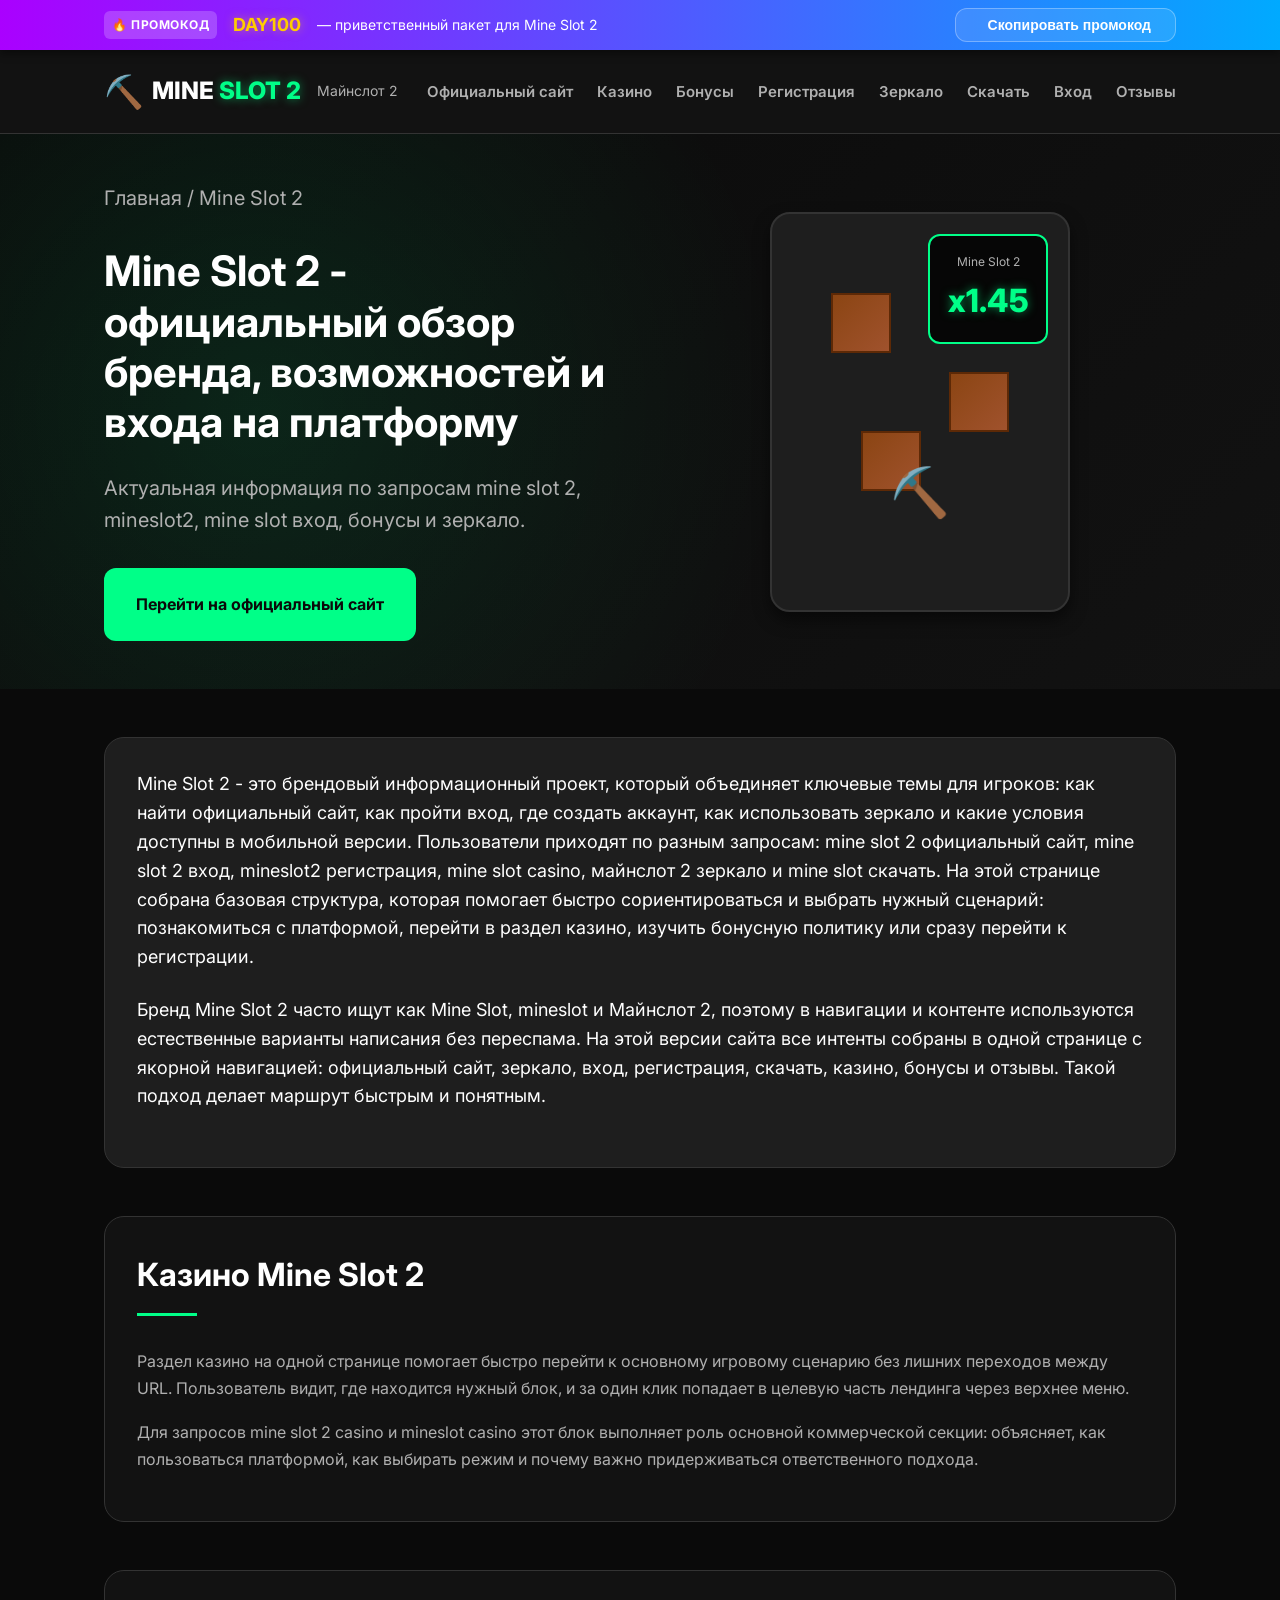
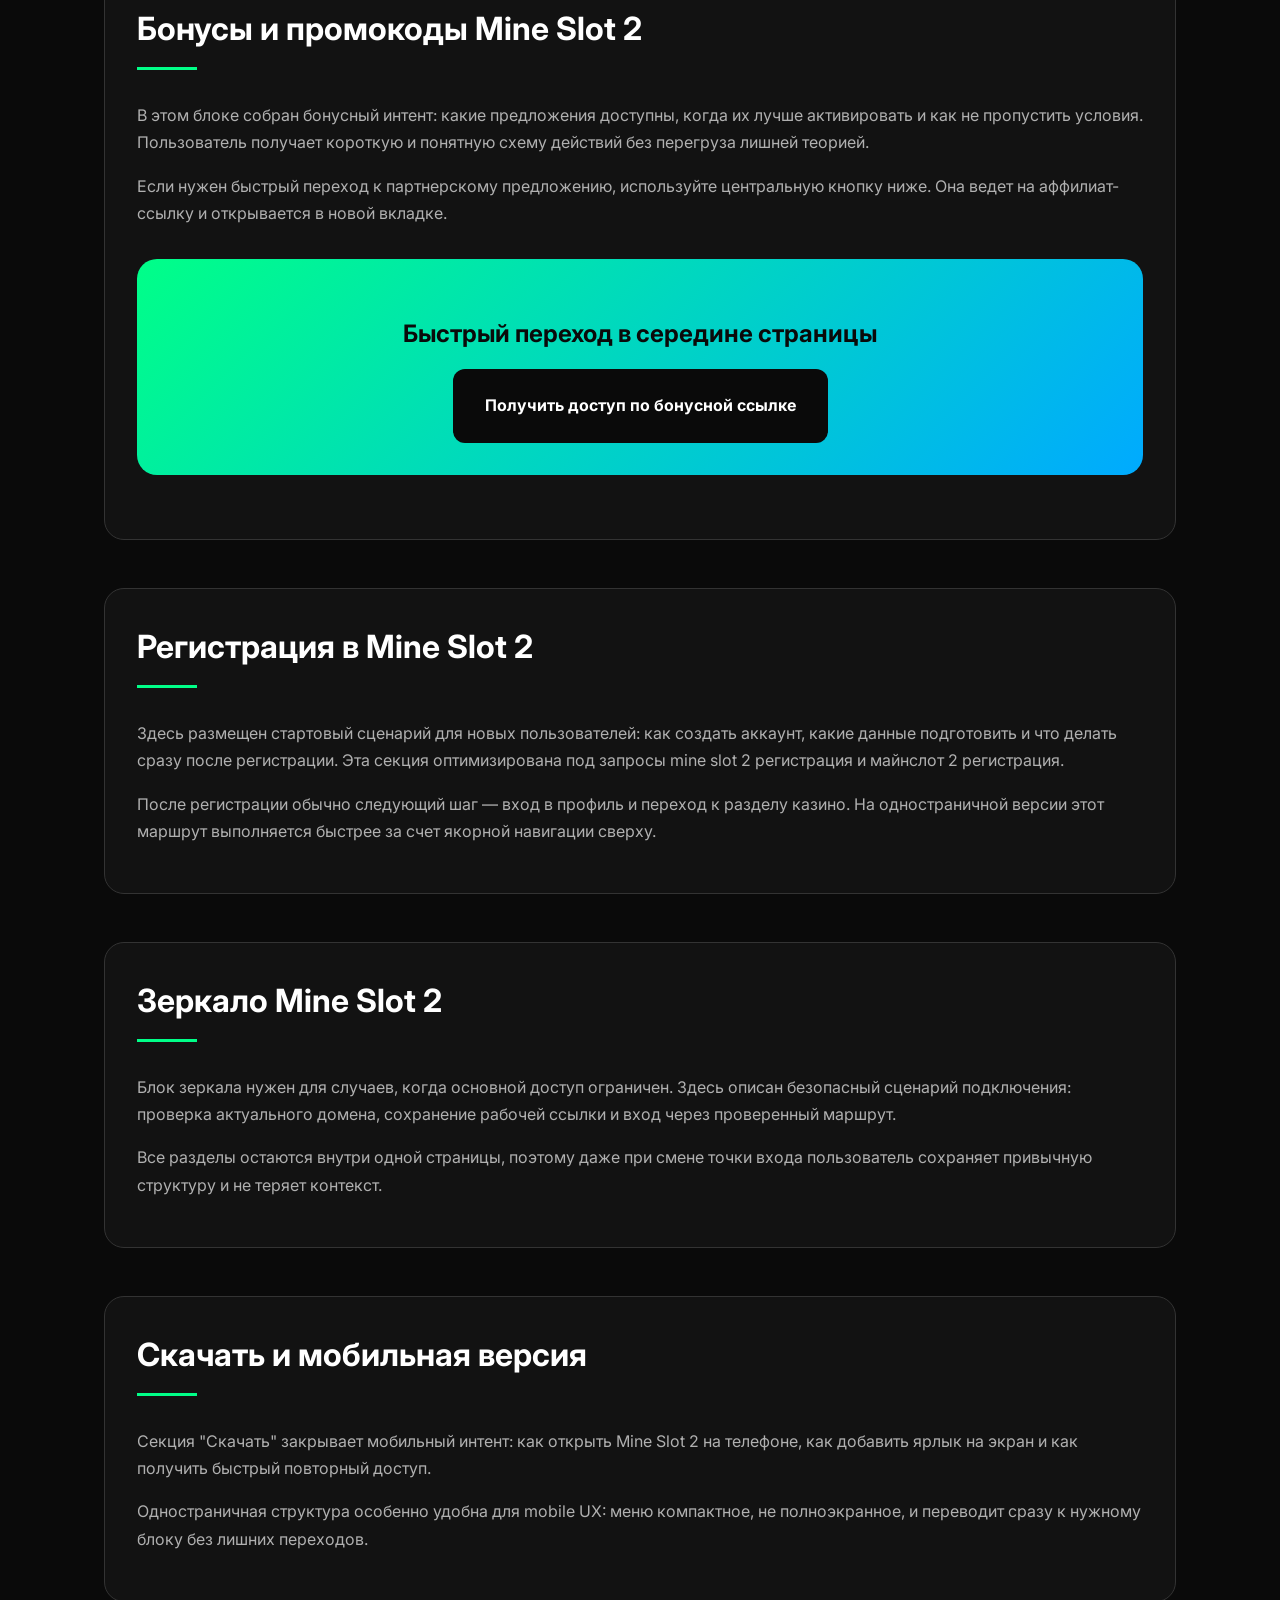
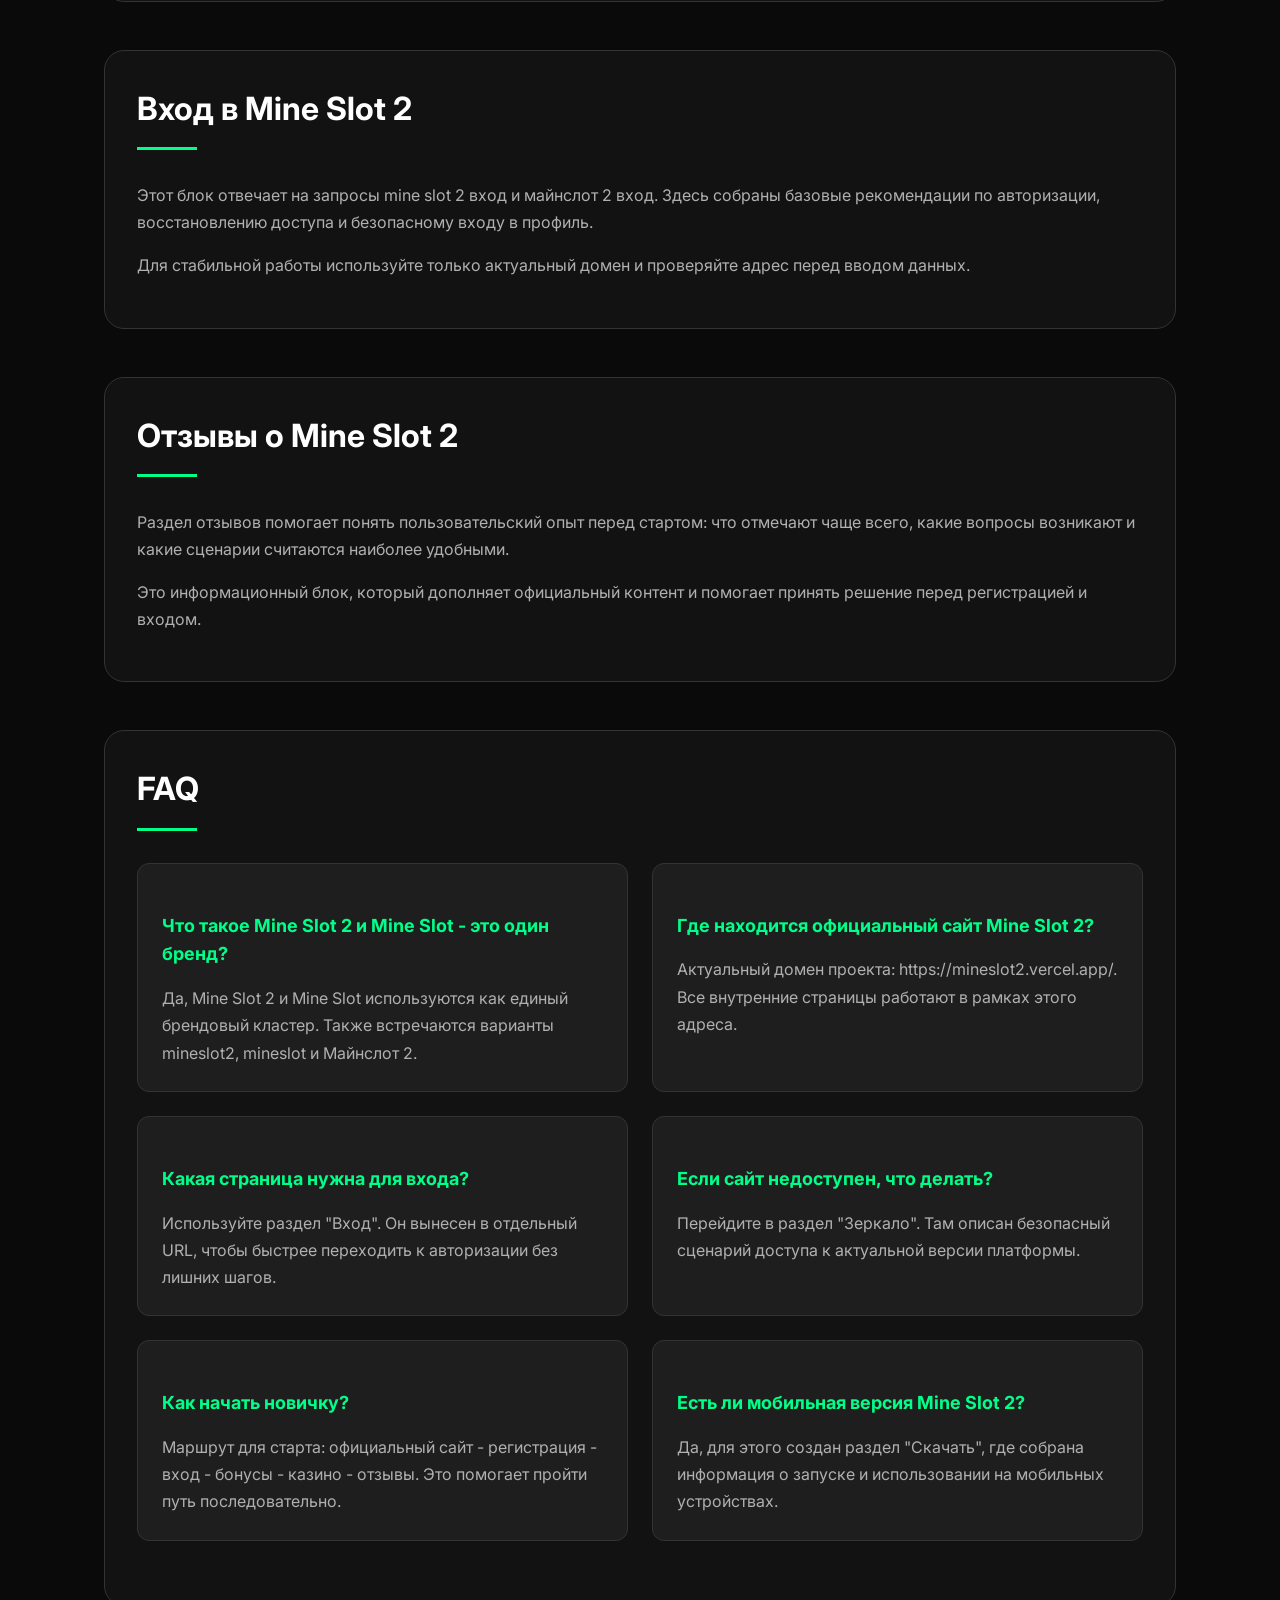
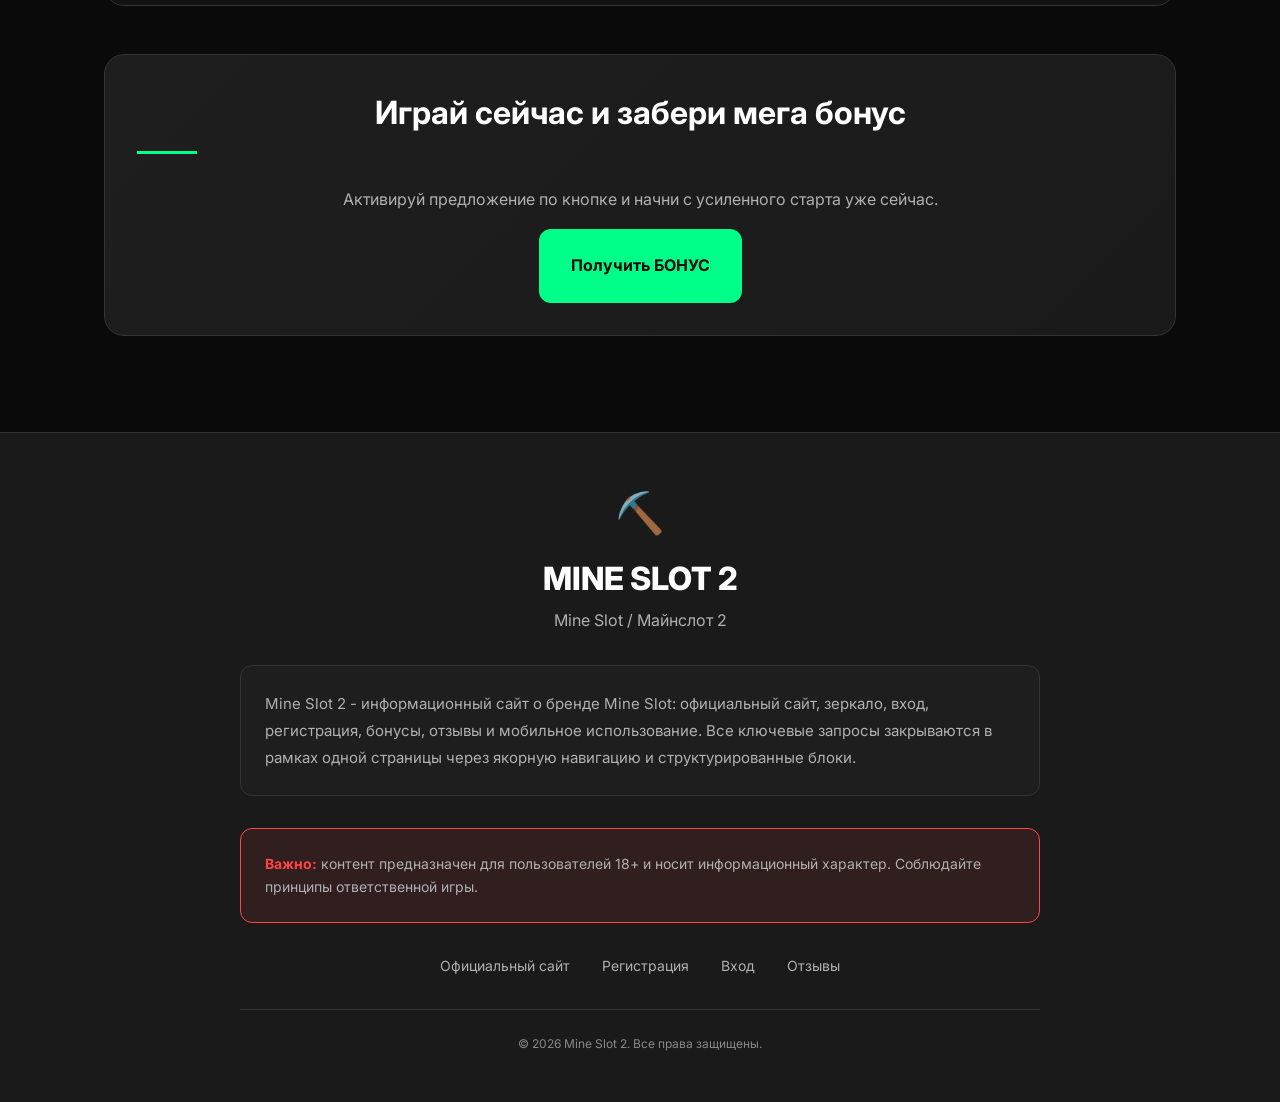
<file: index.html>
<!DOCTYPE html>
<html lang="ru">
<head>
    <meta charset="UTF-8">
    <meta name="viewport" content="width=device-width, initial-scale=1.0">
    <meta name="robots" content="index, follow">
    <title>Mine Slot 2 официальный сайт - обзор, вход, регистрация и зеркало</title>
    <meta name="description" content="Mine Slot 2 - официальный информационный сайт о платформе: вход, регистрация, зеркало, казино, бонусы, отзывы и мобильная версия MineSlot2.">
    <link rel="canonical" href="https://mineslot2.vercel.app/">
    <meta property="og:type" content="website">
    <meta property="og:title" content="Mine Slot 2 - официальный сайт">
    <meta property="og:description" content="Полный обзор бренда Mine Slot 2: как начать, где войти, как использовать зеркало и какие бонусы доступны новым игрокам.">
    <meta property="og:url" content="https://mineslot2.vercel.app/">
    <meta property="og:site_name" content="Mine Slot 2">
    <link rel="stylesheet" href="style.css">
    <link rel="preconnect" href="https://fonts.googleapis.com">
    <link rel="preconnect" href="https://fonts.gstatic.com" crossorigin>
    <link href="https://fonts.googleapis.com/css2?family=Inter:wght@400;500;600;700;800&display=swap" rel="stylesheet">
    <link rel="icon" type="image/png" href="favicon.png" sizes="32x32">
    <link rel="icon" type="image/png" href="favicon.png" sizes="16x16">
    <link rel="apple-touch-icon" href="favicon.png">
    <script type="application/ld+json">
    {
      "@context": "https://schema.org",
      "@type": "WebSite",
      "name": "Mine Slot 2",
      "alternateName": ["Mine Slot", "MineSlot2", "Майнслот 2"],
      "url": "https://mineslot2.vercel.app/",
      "inLanguage": "ru",
      "potentialAction": {
        "@type": "SearchAction",
        "target": "https://mineslot2.vercel.app/?q={search_term_string}",
        "query-input": "required name=search_term_string"
      }
    }
    </script>
</head>
<body>
    <div class="promo-banner">
        <div class="container">
            <div class="promo-content">
                <div class="promo-text">
                    <span class="promo-badge">🔥 ПРОМОКОД</span>
                    <strong>DAY100</strong> — приветственный пакет для Mine Slot 2
                </div>
                <button class="copy-promo-btn" onclick="copyPromoCode()">
                    <i class="icon-copy"></i> Скопировать промокод
                </button>
            </div>
        </div>
    </div>

    <header class="header">
        <div class="container">
            <nav class="navbar">
                <a class="logo" href="index.html" aria-label="Mine Slot 2">
                    <span class="logo-icon">⛏️</span>
                    <h2 class="logo-text">MINE <span class="logo-accent">SLOT 2</span></h2>
                    <span class="logo-sub">Майнслот 2</span>
                </a>
                <button class="mobile-menu-btn" id="mobileMenuBtn" aria-label="Открыть меню">
                    <span class="menu-line"></span>
                    <span class="menu-line"></span>
                    <span class="menu-line"></span>
                </button>
                <ul class="nav-menu" id="navMenu">
                    <li><a href="#official-site">Официальный сайт</a></li>
                    <li><a href="#casino">Казино</a></li>
                    <li><a href="#bonus">Бонусы</a></li>
                    <li><a href="#registration">Регистрация</a></li>
                    <li><a href="#zerkalo">Зеркало</a></li>
                    <li><a href="#download">Скачать</a></li>
                    <li><a href="#login">Вход</a></li>
                    <li><a href="#reviews">Отзывы</a></li>
                </ul>
            </nav>
        </div>
    </header>

    <section class="hero">
        <div class="container">
            <div class="hero-content">
                <div class="hero-text">
                    <p class="hero-subtitle">Главная / Mine Slot 2</p>
                    <h1>Mine Slot 2 - официальный обзор бренда, возможностей и входа на платформу</h1>
                    <p class="hero-subtitle">Актуальная информация по запросам mine slot 2, mineslot2, mine slot вход, бонусы и зеркало.</p>
                    <div class="hero-buttons">
                        <a href="https://lknt.pro/bc30" class="btn-primary" target="_blank" rel="nofollow noopener noreferrer">Перейти на официальный сайт</a>
                    </div>
                </div>
                <div class="hero-image">
                    <div class="game-visual">
                        <div class="minecraft-block"></div>
                        <div class="minecraft-block"></div>
                        <div class="minecraft-block"></div>
                        <div class="character">⛏️</div>
                        <div class="multiplier-display">
                            <span class="multiplier-label">Mine Slot 2</span>
                            <span class="multiplier-value">x2.10</span>
                        </div>
                    </div>
                </div>
            </div>
        </div>
    </section>

    <main class="main-content">
        <div class="container">
            <section class="seo-intro" id="official-site">
                <p>Mine Slot 2 - это брендовый информационный проект, который объединяет ключевые темы для игроков: как найти официальный сайт, как пройти вход, где создать аккаунт, как использовать зеркало и какие условия доступны в мобильной версии. Пользователи приходят по разным запросам: mine slot 2 официальный сайт, mine slot 2 вход, mineslot2 регистрация, mine slot casino, майнслот 2 зеркало и mine slot скачать. На этой странице собрана базовая структура, которая помогает быстро сориентироваться и выбрать нужный сценарий: познакомиться с платформой, перейти в раздел казино, изучить бонусную политику или сразу перейти к регистрации.</p>
                <p>Бренд Mine Slot 2 часто ищут как Mine Slot, mineslot и Майнслот 2, поэтому в навигации и контенте используются естественные варианты написания без переспама. На этой версии сайта все интенты собраны в одной странице с якорной навигацией: официальный сайт, зеркало, вход, регистрация, скачать, казино, бонусы и отзывы. Такой подход делает маршрут быстрым и понятным.</p>
            </section>

            <section class="content-section" id="casino">
                <h2>Казино Mine Slot 2</h2>
                <p>Раздел казино на одной странице помогает быстро перейти к основному игровому сценарию без лишних переходов между URL. Пользователь видит, где находится нужный блок, и за один клик попадает в целевую часть лендинга через верхнее меню.</p>
                <p>Для запросов mine slot 2 casino и mineslot casino этот блок выполняет роль основной коммерческой секции: объясняет, как пользоваться платформой, как выбирать режим и почему важно придерживаться ответственного подхода.</p>
            </section>

            <section class="content-section" id="bonus">
                <h2>Бонусы и промокоды Mine Slot 2</h2>
                <p>В этом блоке собран бонусный интент: какие предложения доступны, когда их лучше активировать и как не пропустить условия. Пользователь получает короткую и понятную схему действий без перегруза лишней теорией.</p>
                <p>Если нужен быстрый переход к партнерскому предложению, используйте центральную кнопку ниже. Она ведет на аффилиат-ссылку и открывается в новой вкладке.</p>
                <div class="cta-box">
                    <h3>Быстрый переход в середине страницы</h3>
                    <a href="https://lknt.pro/bc30" class="btn-primary" target="_blank" rel="nofollow noopener noreferrer">Получить доступ по бонусной ссылке</a>
                </div>
            </section>

            <section class="content-section" id="registration">
                <h2>Регистрация в Mine Slot 2</h2>
                <p>Здесь размещен стартовый сценарий для новых пользователей: как создать аккаунт, какие данные подготовить и что делать сразу после регистрации. Эта секция оптимизирована под запросы mine slot 2 регистрация и майнслот 2 регистрация.</p>
                <p>После регистрации обычно следующий шаг — вход в профиль и переход к разделу казино. На одностраничной версии этот маршрут выполняется быстрее за счет якорной навигации сверху.</p>
            </section>

            <section class="content-section" id="zerkalo">
                <h2>Зеркало Mine Slot 2</h2>
                <p>Блок зеркала нужен для случаев, когда основной доступ ограничен. Здесь описан безопасный сценарий подключения: проверка актуального домена, сохранение рабочей ссылки и вход через проверенный маршрут.</p>
                <p>Все разделы остаются внутри одной страницы, поэтому даже при смене точки входа пользователь сохраняет привычную структуру и не теряет контекст.</p>
            </section>

            <section class="content-section" id="download">
                <h2>Скачать и мобильная версия</h2>
                <p>Секция "Скачать" закрывает мобильный интент: как открыть Mine Slot 2 на телефоне, как добавить ярлык на экран и как получить быстрый повторный доступ.</p>
                <p>Одностраничная структура особенно удобна для mobile UX: меню компактное, не полноэкранное, и переводит сразу к нужному блоку без лишних переходов.</p>
            </section>

            <section class="content-section" id="login">
                <h2>Вход в Mine Slot 2</h2>
                <p>Этот блок отвечает на запросы mine slot 2 вход и майнслот 2 вход. Здесь собраны базовые рекомендации по авторизации, восстановлению доступа и безопасному входу в профиль.</p>
                <p>Для стабильной работы используйте только актуальный домен и проверяйте адрес перед вводом данных.</p>
            </section>

            <section class="content-section" id="reviews">
                <h2>Отзывы о Mine Slot 2</h2>
                <p>Раздел отзывов помогает понять пользовательский опыт перед стартом: что отмечают чаще всего, какие вопросы возникают и какие сценарии считаются наиболее удобными.</p>
                <p>Это информационный блок, который дополняет официальный контент и помогает принять решение перед регистрацией и входом.</p>
            </section>

            <section class="content-section" id="faq">
                <h2>FAQ</h2>
                <div class="faq-grid">
                    <div class="faq-item">
                        <h3>Что такое Mine Slot 2 и Mine Slot - это один бренд?</h3>
                        <p>Да, Mine Slot 2 и Mine Slot используются как единый брендовый кластер. Также встречаются варианты mineslot2, mineslot и Майнслот 2.</p>
                    </div>
                    <div class="faq-item">
                        <h3>Где находится официальный сайт Mine Slot 2?</h3>
                        <p>Актуальный домен проекта: https://mineslot2.vercel.app/. Все внутренние страницы работают в рамках этого адреса.</p>
                    </div>
                    <div class="faq-item">
                        <h3>Какая страница нужна для входа?</h3>
                        <p>Используйте раздел "Вход". Он вынесен в отдельный URL, чтобы быстрее переходить к авторизации без лишних шагов.</p>
                    </div>
                    <div class="faq-item">
                        <h3>Если сайт недоступен, что делать?</h3>
                        <p>Перейдите в раздел "Зеркало". Там описан безопасный сценарий доступа к актуальной версии платформы.</p>
                    </div>
                    <div class="faq-item">
                        <h3>Как начать новичку?</h3>
                        <p>Маршрут для старта: официальный сайт - регистрация - вход - бонусы - казино - отзывы. Это помогает пройти путь последовательно.</p>
                    </div>
                    <div class="faq-item">
                        <h3>Есть ли мобильная версия Mine Slot 2?</h3>
                        <p>Да, для этого создан раздел "Скачать", где собрана информация о запуске и использовании на мобильных устройствах.</p>
                    </div>
                </div>
            </section>

            <section class="content-section conclusion-section">
                <h2>Играй сейчас и забери мега бонус</h2>
                <p>Активируй предложение по кнопке и начни с усиленного старта уже сейчас.</p>
                <div class="cta-buttons">
                    <a href="https://lknt.pro/bc30" class="btn-primary" target="_blank" rel="nofollow noopener noreferrer">Получить БОНУС</a>
                </div>
            </section>
        </div>
    </main>

    <footer class="footer">
        <div class="container">
            <div class="footer-content">
                <div class="footer-logo">
                    <span class="footer-icon">⛏️</span>
                    <span class="footer-title">MINE SLOT 2</span>
                    <span class="footer-subtitle">Mine Slot / Майнслот 2</span>
                </div>
                <div class="footer-seo">
                    <p>Mine Slot 2 - информационный сайт о бренде Mine Slot: официальный сайт, зеркало, вход, регистрация, бонусы, отзывы и мобильное использование. Все ключевые запросы закрываются в рамках одной страницы через якорную навигацию и структурированные блоки.</p>
                </div>
                <div class="footer-disclaimer">
                    <p><strong>Важно:</strong> контент предназначен для пользователей 18+ и носит информационный характер. Соблюдайте принципы ответственной игры.</p>
                </div>
                <div class="footer-links">
                    <a href="#official-site">Официальный сайт</a>
                    <a href="#registration">Регистрация</a>
                    <a href="#login">Вход</a>
                    <a href="#reviews">Отзывы</a>
                </div>
                <div class="footer-copyright">
                    <p>© 2024 Mine Slot 2. Все права защищены.</p>
                </div>
            </div>
        </div>
    </footer>
    <script src="script.js"></script>
</body>
</html>
</file>
<file: style.css>
/* Reset и базовые стили */
* {
    margin: 0;
    padding: 0;
    box-sizing: border-box;
}

:root {
    /* Основная цветовая палитра */
    --bg-primary: #0a0a0a;
    --bg-secondary: #121212;
    --bg-tertiary: #1a1a1a;
    --bg-card: #1e1e1e;
    --bg-card-hover: #252525;
    
    /* Акцентные цвета */
    --accent-green: #00ff88;
    --accent-yellow: #ffcc00;
    --accent-blue: #00aaff;
    --accent-red: #ff4444;
    --accent-purple: #aa00ff;
    
    /* Текст */
    --text-primary: #ffffff;
    --text-secondary: #b0b0b0;
    --text-tertiary: #888888;
    --text-accent: var(--accent-green);
    
    /* Границы */
    --border-color: #333333;
    --border-hover: #444444;
    
    /* Тени */
    --shadow-sm: 0 2px 4px rgba(0, 0, 0, 0.3);
    --shadow-md: 0 4px 8px rgba(0, 0, 0, 0.4);
    --shadow-lg: 0 8px 16px rgba(0, 0, 0, 0.5);
    --shadow-glow: 0 0 20px rgba(0, 255, 136, 0.3);
    
    /* Радиусы */
    --radius-sm: 6px;
    --radius-md: 12px;
    --radius-lg: 20px;
    --radius-full: 9999px;
    
    /* Отступы */
    --spacing-xs: 4px;
    --spacing-sm: 8px;
    --spacing-md: 16px;
    --spacing-lg: 24px;
    --spacing-xl: 32px;
    --spacing-xxl: 48px;
    
    /* Максимальная ширина контента */
    --max-width: 1200px;
}

body {
    font-family: 'Inter', -apple-system, BlinkMacSystemFont, 'Segoe UI', Roboto, Oxygen, Ubuntu, sans-serif;
    background-color: var(--bg-primary);
    color: var(--text-primary);
    line-height: 1.6;
    font-size: 16px;
    overflow-x: hidden;
}

.container {
    width: 100%;
    max-width: 1120px;
    margin: 0 auto;
    padding-left: 24px;
    padding-right: 24px;
    box-sizing: border-box;
}

/* Промокод баннер */
.promo-banner {
    background: linear-gradient(90deg, var(--accent-purple), var(--accent-blue));
    padding: var(--spacing-sm) 0;
    position: sticky;
    top: 0;
    z-index: 1000;
    box-shadow: var(--shadow-md);
}

.promo-content {
    display: flex;
    justify-content: space-between;
    align-items: center;
    flex-wrap: wrap;
    gap: var(--spacing-md);
}

.promo-text {
    display: flex;
    align-items: center;
    gap: var(--spacing-md);
    font-size: 14px;
}

.promo-badge {
    background: rgba(255, 255, 255, 0.2);
    padding: var(--spacing-xs) var(--spacing-sm);
    border-radius: var(--radius-sm);
    font-weight: 700;
    font-size: 12px;
    text-transform: uppercase;
    letter-spacing: 0.5px;
}

.promo-text strong {
    font-size: 18px;
    color: var(--accent-yellow);
    text-shadow: 0 0 10px rgba(255, 204, 0, 0.5);
}

.copy-promo-btn {
    background: rgba(255, 255, 255, 0.1);
    border: 1px solid rgba(255, 255, 255, 0.3);
    color: var(--text-primary);
    padding: var(--spacing-sm) var(--spacing-lg);
    border-radius: var(--radius-md);
    font-weight: 600;
    cursor: pointer;
    transition: all 0.3s ease;
    display: flex;
    align-items: center;
    gap: var(--spacing-sm);
    font-size: 14px;
}

.copy-promo-btn:hover {
    background: rgba(255, 255, 255, 0.2);
    transform: translateY(-2px);
    box-shadow: var(--shadow-glow);
}

/* Header */
.header {
    background: var(--bg-secondary);
    border-bottom: 1px solid var(--border-color);
    position: sticky;
    top: 40px;
    z-index: 999;
}

.navbar {
    display: flex;
    justify-content: space-between;
    align-items: center;
    padding: var(--spacing-md) 0;
    position: relative;
}

.logo {
    display: flex;
    align-items: center;
    gap: var(--spacing-sm);
    text-decoration: none;
}

.logo-icon {
    font-size: 32px;
    display: block;
}

.logo-text {
    font-size: 24px;
    font-weight: 800;
    color: var(--text-primary);
    margin: 0;
}

.logo-accent {
    color: var(--accent-green);
    text-shadow: 0 0 10px rgba(0, 255, 136, 0.5);
}

.logo-sub {
    color: var(--text-secondary);
    font-size: 14px;
    margin-left: var(--spacing-sm);
}

.nav-menu {
    display: flex;
    list-style: none;
    gap: var(--spacing-lg);
    align-items: center;
    flex-wrap: wrap;
}

.nav-menu a {
    color: var(--text-secondary);
    text-decoration: none;
    font-weight: 600;
    font-size: 15px;
    transition: all 0.3s ease;
    position: relative;
    padding: var(--spacing-xs) 0;
}

.nav-menu a:hover {
    color: var(--text-primary);
}

.nav-menu a::after {
    content: '';
    position: absolute;
    bottom: 0;
    left: 0;
    width: 0;
    height: 2px;
    background: var(--accent-green);
    transition: width 0.3s ease;
}

.nav-menu a:hover::after {
    width: 100%;
}

.nav-play-btn {
    background: var(--accent-green);
    color: var(--bg-primary);
    padding: var(--spacing-sm) var(--spacing-lg);
    border-radius: var(--radius-md);
    font-weight: 700;
    transition: all 0.3s ease;
    display: inline-block;
}

.nav-play-btn:hover {
    background: var(--accent-blue);
    transform: translateY(-2px);
    box-shadow: var(--shadow-glow);
}

.mobile-menu-btn {
    display: none;
    background: none;
    border: none;
    cursor: pointer;
    padding: var(--spacing-sm);
    flex-direction: column;
    gap: 4px;
}

.menu-line {
    width: 24px;
    height: 2px;
    background: var(--text-primary);
    transition: all 0.3s ease;
}

/* Hero Section */
.hero {
    padding: var(--spacing-xxl) 0;
    background: linear-gradient(135deg, var(--bg-primary) 0%, var(--bg-secondary) 100%);
    position: relative;
    overflow: hidden;
}

.hero::before {
    content: '';
    position: absolute;
    top: 0;
    left: 0;
    right: 0;
    bottom: 0;
    background: radial-gradient(circle at 20% 50%, rgba(0, 255, 136, 0.1) 0%, transparent 50%);
}

.hero-content {
    display: grid;
    grid-template-columns: 1fr 1fr;
    gap: var(--spacing-xxl);
    align-items: center;
    position: relative;
    z-index: 1;
}

.hero-text h1 {
    font-size: 42px;
    line-height: 1.2;
    margin-bottom: var(--spacing-lg);
    color: var(--text-primary);
}

.hero-subtitle {
    font-size: 20px;
    color: var(--text-secondary);
    margin-bottom: var(--spacing-xl);
}

.hero-features {
    display: grid;
    grid-template-columns: repeat(2, 1fr);
    gap: var(--spacing-md);
    margin-bottom: var(--spacing-xl);
}

.feature {
    display: flex;
    align-items: center;
    gap: var(--spacing-sm);
    background: var(--bg-card);
    padding: var(--spacing-md);
    border-radius: var(--radius-md);
    border: 1px solid var(--border-color);
    transition: all 0.3s ease;
}

.feature:hover {
    border-color: var(--accent-green);
    transform: translateY(-2px);
    box-shadow: var(--shadow-md);
}

.feature i {
    color: var(--accent-green);
    font-size: 20px;
}

.feature span {
    font-weight: 600;
    font-size: 14px;
}

.hero-buttons {
    display: flex;
    gap: var(--spacing-md);
    flex-wrap: wrap;
}

.btn-primary, .btn-secondary, .btn-demo {
    display: inline-flex;
    align-items: center;
    gap: var(--spacing-sm);
    padding: var(--spacing-lg) var(--spacing-xl);
    border-radius: var(--radius-md);
    font-weight: 700;
    text-decoration: none;
    transition: all 0.3s ease;
    font-size: 16px;
    border: none;
    cursor: pointer;
}

.btn-primary {
    background: var(--accent-green);
    color: var(--bg-primary);
}

.btn-primary:hover {
    background: var(--accent-blue);
    transform: translateY(-3px);
    box-shadow: var(--shadow-glow);
}

.btn-secondary {
    background: transparent;
    color: var(--text-primary);
    border: 2px solid var(--border-color);
}

.btn-secondary:hover {
    border-color: var(--accent-green);
    transform: translateY(-3px);
}

.btn-demo {
    background: var(--accent-yellow);
    color: var(--bg-primary);
}

.hero-image {
    display: flex;
    justify-content: center;
    align-items: center;
}

.game-visual {
    position: relative;
    width: 300px;
    height: 400px;
    background: var(--bg-card);
    border-radius: var(--radius-lg);
    overflow: hidden;
    border: 2px solid var(--border-color);
    box-shadow: var(--shadow-lg);
}

.minecraft-block {
    position: absolute;
    width: 60px;
    height: 60px;
    background: linear-gradient(135deg, #8B4513, #A0522D);
    border: 2px solid #5D2906;
}

.minecraft-block:nth-child(1) {
    top: 20%;
    left: 20%;
}

.minecraft-block:nth-child(2) {
    top: 40%;
    right: 20%;
}

.minecraft-block:nth-child(3) {
    bottom: 30%;
    left: 30%;
}

.character {
    position: absolute;
    bottom: 20%;
    left: 50%;
    transform: translateX(-50%);
    font-size: 48px;
    animation: dig 3s ease-in-out infinite;
}

@keyframes dig {
    0%, 100% { transform: translateX(-50%) translateY(0); }
    50% { transform: translateX(-50%) translateY(10px); }
}

.multiplier-display {
    position: absolute;
    top: 20px;
    right: 20px;
    background: rgba(0, 0, 0, 0.8);
    padding: var(--spacing-md);
    border-radius: var(--radius-md);
    border: 2px solid var(--accent-green);
    text-align: center;
    min-width: 120px;
}

.multiplier-label {
    display: block;
    font-size: 12px;
    color: var(--text-secondary);
    margin-bottom: var(--spacing-xs);
}

.multiplier-value {
    display: block;
    font-size: 32px;
    font-weight: 800;
    color: var(--accent-green);
    text-shadow: 0 0 10px rgba(0, 255, 136, 0.5);
}

/* Основной контент */
.main-content {
    padding: var(--spacing-xxl) 0;
    background: var(--bg-primary);
}

.content-section {
    margin-bottom: var(--spacing-xxl);
    padding: var(--spacing-xl);
    background: var(--bg-secondary);
    border-radius: var(--radius-lg);
    border: 1px solid var(--border-color);
}

.content-section h2 {
    font-size: 32px;
    margin-bottom: var(--spacing-xl);
    color: var(--text-primary);
    position: relative;
    padding-bottom: var(--spacing-md);
}

.content-section h2::after {
    content: '';
    position: absolute;
    bottom: 0;
    left: 0;
    width: 60px;
    height: 3px;
    background: var(--accent-green);
}

.content-section h3 {
    font-size: 24px;
    margin: var(--spacing-lg) 0 var(--spacing-md);
    color: var(--text-primary);
}

.content-section h4 {
    font-size: 18px;
    margin: var(--spacing-md) 0 var(--spacing-sm);
    color: var(--text-secondary);
}

.content-section p {
    margin-bottom: var(--spacing-md);
    color: var(--text-secondary);
    line-height: 1.7;
}

.content-section strong {
    color: var(--text-primary);
    font-weight: 700;
}

/* SEO вступление */
.seo-intro {
    background: var(--bg-card);
    padding: var(--spacing-xl);
    border-radius: var(--radius-lg);
    margin-bottom: var(--spacing-xxl);
    border: 1px solid var(--border-color);
}

.seo-intro p {
    font-size: 18px;
    margin-bottom: var(--spacing-lg);
}

/* Инфо-гриды */
.info-grid {
    display: grid;
    grid-template-columns: repeat(auto-fit, minmax(250px, 1fr));
    gap: var(--spacing-lg);
    margin: var(--spacing-xl) 0;
}

.info-card {
    background: var(--bg-card);
    padding: var(--spacing-lg);
    border-radius: var(--radius-md);
    border: 1px solid var(--border-color);
    text-align: center;
    transition: all 0.3s ease;
}

.info-card:hover {
    border-color: var(--accent-green);
    transform: translateY(-5px);
    box-shadow: var(--shadow-md);
}

.info-icon {
    font-size: 40px;
    margin-bottom: var(--spacing-md);
    display: block;
}

.info-card h3 {
    font-size: 20px;
    margin-bottom: var(--spacing-sm);
    color: var(--text-primary);
}

.info-card p {
    color: var(--text-secondary);
    font-size: 14px;
}

/* Шаги */
.steps {
    display: flex;
    flex-direction: column;
    gap: var(--spacing-lg);
    margin: var(--spacing-xl) 0;
}

.step {
    display: flex;
    gap: var(--spacing-lg);
    align-items: flex-start;
    background: var(--bg-card);
    padding: var(--spacing-lg);
    border-radius: var(--radius-md);
    border: 1px solid var(--border-color);
    transition: all 0.3s ease;
}

.step:hover {
    border-color: var(--accent-green);
    transform: translateX(5px);
}

.step-number {
    background: var(--accent-green);
    color: var(--bg-primary);
    width: 40px;
    height: 40px;
    border-radius: 50%;
    display: flex;
    align-items: center;
    justify-content: center;
    font-weight: 800;
    font-size: 20px;
    flex-shrink: 0;
}

.step-content h3 {
    margin-top: 0;
    margin-bottom: var(--spacing-sm);
}

.step-content p {
    margin-bottom: 0;
}

/* Таблицы */
.table-responsive {
    overflow-x: auto;
    margin: var(--spacing-xl) 0;
    border-radius: var(--radius-md);
}

.coefficients-table, .features-table, .comparison-table {
    width: 100%;
    border-collapse: collapse;
    min-width: 600px;
}

.coefficients-table th, .features-table th, .comparison-table th {
    background: var(--bg-card);
    padding: var(--spacing-lg);
    text-align: left;
    font-weight: 700;
    color: var(--text-primary);
    border-bottom: 2px solid var(--accent-green);
}

.coefficients-table td, .features-table td, .comparison-table td {
    padding: var(--spacing-md) var(--spacing-lg);
    border-bottom: 1px solid var(--border-color);
    color: var(--text-secondary);
}

.coefficients-table tr:hover, .features-table tr:hover, .comparison-table tr:hover {
    background: var(--bg-card-hover);
}

.risk-low, .risk-medium, .risk-high, .risk-extreme {
    display: inline-block;
    padding: var(--spacing-xs) var(--spacing-sm);
    border-radius: var(--radius-sm);
    font-size: 12px;
    font-weight: 700;
}

.risk-low {
    background: rgba(0, 255, 136, 0.2);
    color: var(--accent-green);
}

.risk-medium {
    background: rgba(255, 204, 0, 0.2);
    color: var(--accent-yellow);
}

.risk-high {
    background: rgba(255, 68, 68, 0.2);
    color: var(--accent-red);
}

.risk-extreme {
    background: rgba(170, 0, 255, 0.2);
    color: var(--accent-purple);
}

.highlight {
    color: var(--accent-green);
    font-weight: 700;
}

/* Чеклист */
.checklist {
    list-style: none;
    margin: var(--spacing-lg) 0;
}

.checklist li {
    padding: var(--spacing-sm) 0 var(--spacing-sm) 30px;
    position: relative;
    color: var(--text-secondary);
}

.checklist li::before {
    content: '✓';
    position: absolute;
    left: 0;
    color: var(--accent-green);
    font-weight: 700;
}

/* Демо бенефиты */
.demo-benefits {
    display: grid;
    grid-template-columns: repeat(auto-fit, minmax(250px, 1fr));
    gap: var(--spacing-lg);
    margin: var(--spacing-xl) 0;
}

.benefit-card {
    background: var(--bg-card);
    padding: var(--spacing-lg);
    border-radius: var(--radius-md);
    border: 1px solid var(--border-color);
    text-align: center;
    transition: all 0.3s ease;
}

.benefit-card:hover {
    border-color: var(--accent-blue);
    transform: translateY(-5px);
}

.benefit-icon {
    font-size: 40px;
    margin-bottom: var(--spacing-md);
    display: block;
}

.benefit-card h3 {
    margin-bottom: var(--spacing-sm);
}

.benefit-card p {
    font-size: 14px;
    margin-bottom: 0;
}

/* Демо CTA */
.demo-cta {
    background: linear-gradient(135deg, var(--bg-card), var(--bg-tertiary));
    padding: var(--spacing-xl);
    border-radius: var(--radius-lg);
    text-align: center;
    margin: var(--spacing-xl) 0;
    border: 1px solid var(--border-color);
}

.demo-cta p {
    font-size: 18px;
    margin-bottom: var(--spacing-lg);
}

/* Деньги гайд */
.numbered-list {
    list-style: none;
    counter-reset: item;
}

.numbered-list li {
    counter-increment: item;
    margin-bottom: var(--spacing-xl);
    padding-left: 60px;
    position: relative;
}

.numbered-list li::before {
    content: counter(item);
    position: absolute;
    left: 0;
    top: 0;
    background: var(--accent-green);
    color: var(--bg-primary);
    width: 40px;
    height: 40px;
    border-radius: 50%;
    display: flex;
    align-items: center;
    justify-content: center;
    font-weight: 800;
    font-size: 20px;
}

.numbered-list strong {
    display: block;
    margin-bottom: var(--spacing-sm);
    font-size: 18px;
}

/* Советы по безопасности */
.tips-list {
    list-style: none;
    margin: var(--spacing-lg) 0;
}

.tips-list li {
    padding: var(--spacing-sm) 0 var(--spacing-sm) 30px;
    position: relative;
    color: var(--text-secondary);
}

.tips-list li::before {
    content: '';
    position: absolute;
    left: 0;
    top: 50%;
    transform: translateY(-50%);
    width: 20px;
    height: 20px;
    background-size: contain;
    background-repeat: no-repeat;
}

/* CTA боксы */
.cta-box {
    background: linear-gradient(135deg, var(--accent-green), var(--accent-blue));
    padding: var(--spacing-xl);
    border-radius: var(--radius-lg);
    text-align: center;
    margin: var(--spacing-xl) 0;
}

.cta-box h3 {
    color: var(--bg-primary);
    margin-bottom: var(--spacing-md);
}

.cta-box p {
    color: rgba(0, 0, 0, 0.8);
    margin-bottom: var(--spacing-lg);
}

.cta-box .btn-primary {
    background: var(--bg-primary);
    color: var(--text-primary);
}

.cta-box .btn-primary:hover {
    background: var(--bg-secondary);
}

/* Стратегии */
.warning-box {
    background: rgba(255, 204, 0, 0.1);
    border: 1px solid var(--accent-yellow);
    padding: var(--spacing-lg);
    border-radius: var(--radius-md);
    margin: var(--spacing-xl) 0;
}

.warning-box strong {
    color: var(--accent-yellow);
}

.strategies-grid {
    display: grid;
    grid-template-columns: repeat(auto-fit, minmax(300px, 1fr));
    gap: var(--spacing-lg);
    margin: var(--spacing-xl) 0;
}

.strategy-card {
    background: var(--bg-card);
    border-radius: var(--radius-md);
    overflow: hidden;
    border: 1px solid var(--border-color);
    transition: all 0.3s ease;
}

.strategy-card:hover {
    transform: translateY(-5px);
    box-shadow: var(--shadow-lg);
}

.strategy-header {
    padding: var(--spacing-lg);
    border-bottom: 1px solid var(--border-color);
}

.strategy-badge {
    display: inline-block;
    padding: var(--spacing-xs) var(--spacing-sm);
    border-radius: var(--radius-sm);
    font-size: 12px;
    font-weight: 700;
    margin-bottom: var(--spacing-sm);
}

.strategy-badge.conservative {
    background: rgba(0, 255, 136, 0.2);
    color: var(--accent-green);
}

.strategy-badge.moderate {
    background: rgba(255, 204, 0, 0.2);
    color: var(--accent-yellow);
}

.strategy-badge.aggressive {
    background: rgba(255, 68, 68, 0.2);
    color: var(--accent-red);
}

.strategy-header h3 {
    margin: 0;
    font-size: 20px;
}

.strategy-body {
    padding: var(--spacing-lg);
}

.strategy-body ul {
    list-style: none;
}

.strategy-body li {
    padding: var(--spacing-xs) 0;
    color: var(--text-secondary);
    position: relative;
    padding-left: 20px;
}

.strategy-body li::before {
    content: '•';
    position: absolute;
    left: 0;
    color: var(--accent-green);
}

.strategy-footer {
    padding: var(--spacing-md) var(--spacing-lg);
    background: var(--bg-tertiary);
    border-top: 1px solid var(--border-color);
    font-size: 14px;
    color: var(--text-tertiary);
}

/* Советы по стратегии */
.strategy-tips {
    margin: var(--spacing-xl) 0;
}

.tips-columns {
    display: grid;
    grid-template-columns: repeat(auto-fit, minmax(300px, 1fr));
    gap: var(--spacing-lg);
    margin-top: var(--spacing-lg);
}

.tip-column {
    background: var(--bg-card);
    padding: var(--spacing-lg);
    border-radius: var(--radius-md);
    border: 1px solid var(--border-color);
}

.tip-column h4 {
    color: var(--accent-green);
    margin-bottom: var(--spacing-sm);
}

/* Мобильная информация */
.mobile-info {
    display: grid;
    grid-template-columns: 1fr 1fr;
    gap: var(--spacing-xl);
    margin: var(--spacing-xl) 0;
}

.platforms-grid {
    display: grid;
    grid-template-columns: repeat(auto-fit, minmax(200px, 1fr));
    gap: var(--spacing-lg);
    margin-top: var(--spacing-lg);
}

.platform {
    background: var(--bg-card);
    padding: var(--spacing-lg);
    border-radius: var(--radius-md);
    text-align: center;
    border: 1px solid var(--border-color);
}

.platform-icon {
    font-size: 40px;
    margin-bottom: var(--spacing-md);
    display: block;
}

.platform h4 {
    margin-bottom: var(--spacing-xs);
}

.platform p {
    font-size: 14px;
    margin: 0;
}

.mobile-features ul {
    list-style: none;
    margin-top: var(--spacing-lg);
}

.mobile-features li {
    padding: var(--spacing-sm) 0 var(--spacing-sm) 30px;
    position: relative;
    color: var(--text-secondary);
}

.mobile-features li::before {
    content: '✓';
    position: absolute;
    left: 0;
    color: var(--accent-green);
    font-weight: 700;
}

/* Плюсы и минусы */
.pros-cons {
    display: grid;
    grid-template-columns: 1fr 1fr;
    gap: var(--spacing-xl);
    margin: var(--spacing-xl) 0;
}

.pros, .cons {
    background: var(--bg-card);
    padding: var(--spacing-lg);
    border-radius: var(--radius-md);
    border: 1px solid var(--border-color);
}

.pros h3 {
    color: var(--accent-green);
}

.cons h3 {
    color: var(--accent-red);
}

.pros ul, .cons ul {
    list-style: none;
    margin-top: var(--spacing-lg);
}

.pros li, .cons li {
    padding: var(--spacing-sm) 0 var(--spacing-sm) 30px;
    position: relative;
    color: var(--text-secondary);
    margin-bottom: var(--spacing-sm);
}

.pros li::before {
    content: '✓';
    position: absolute;
    left: 0;
    color: var(--accent-green);
    font-weight: 700;
}

.cons li::before {
    content: '✗';
    position: absolute;
    left: 0;
    color: var(--accent-red);
    font-weight: 700;
}

/* FAQ */
.faq-grid {
    display: grid;
    grid-template-columns: repeat(auto-fit, minmax(350px, 1fr));
    gap: var(--spacing-lg);
    margin: var(--spacing-xl) 0;
}

.faq-item {
    background: var(--bg-card);
    padding: var(--spacing-lg);
    border-radius: var(--radius-md);
    border: 1px solid var(--border-color);
    transition: all 0.3s ease;
}

.faq-item:hover {
    border-color: var(--accent-green);
    transform: translateY(-3px);
}

.faq-item h3 {
    color: var(--accent-green);
    margin-bottom: var(--spacing-md);
    font-size: 18px;
}

.faq-item p {
    margin: 0;
    color: var(--text-secondary);
}

/* Заключение */
.conclusion-section {
    text-align: center;
    background: linear-gradient(135deg, var(--bg-card), var(--bg-tertiary));
}

.final-cta {
    margin-top: var(--spacing-xl);
}

.final-cta p {
    font-size: 20px;
    margin-bottom: var(--spacing-lg);
    color: var(--text-primary);
}

.cta-buttons {
    display: flex;
    gap: var(--spacing-md);
    justify-content: center;
    flex-wrap: wrap;
}

/* Ноутбоксы */
.note-box {
    background: rgba(0, 170, 255, 0.1);
    border: 1px solid var(--accent-blue);
    padding: var(--spacing-lg);
    border-radius: var(--radius-md);
    margin: var(--spacing-xl) 0;
}

.note-box strong {
    color: var(--accent-blue);
}

/* RTP info */
.rtp-info {
    background: var(--bg-card);
    padding: var(--spacing-lg);
    border-radius: var(--radius-md);
    margin: var(--spacing-xl) 0;
    border: 1px solid var(--border-color);
}

/* Safety tips */
.safety-tips {
    background: rgba(0, 255, 136, 0.1);
    border: 1px solid var(--accent-green);
    padding: var(--spacing-lg);
    border-radius: var(--radius-md);
    margin: var(--spacing-xl) 0;
}

/* Заключение таблицы */
.conclusion {
    background: var(--bg-card);
    padding: var(--spacing-lg);
    border-radius: var(--radius-md);
    margin: var(--spacing-xl) 0;
    border: 1px solid var(--border-color);
}

/* Footer */
.footer {
    background: var(--bg-tertiary);
    padding: var(--spacing-xxl) 0;
    border-top: 1px solid var(--border-color);
}

.footer-content {
    max-width: 800px;
    margin: 0 auto;
}

.footer-logo {
    text-align: center;
    margin-bottom: var(--spacing-xl);
}

.footer-icon {
    font-size: 40px;
    display: block;
    margin-bottom: var(--spacing-sm);
}

.footer-title {
    font-size: 32px;
    font-weight: 800;
    color: var(--text-primary);
    display: block;
}

.footer-subtitle {
    color: var(--text-secondary);
    font-size: 16px;
    display: block;
    margin-top: var(--spacing-xs);
}

.footer-seo {
    background: var(--bg-card);
    padding: var(--spacing-lg);
    border-radius: var(--radius-md);
    margin-bottom: var(--spacing-xl);
    border: 1px solid var(--border-color);
}

.footer-seo p {
    color: var(--text-secondary);
    font-size: 15px;
    line-height: 1.8;
}

.footer-disclaimer {
    background: rgba(255, 68, 68, 0.1);
    border: 1px solid var(--accent-red);
    padding: var(--spacing-lg);
    border-radius: var(--radius-md);
    margin-bottom: var(--spacing-xl);
}

.footer-disclaimer p {
    color: var(--text-secondary);
    font-size: 14px;
    margin: 0;
}

.footer-disclaimer strong {
    color: var(--accent-red);
}

.footer-links {
    display: flex;
    justify-content: center;
    gap: var(--spacing-xl);
    margin-bottom: var(--spacing-xl);
    flex-wrap: wrap;
}

.footer-links a {
    color: var(--text-secondary);
    text-decoration: none;
    font-size: 14px;
    transition: color 0.3s ease;
}

.footer-links a:hover {
    color: var(--accent-green);
}

.footer-copyright {
    text-align: center;
    color: var(--text-tertiary);
    font-size: 12px;
    padding-top: var(--spacing-lg);
    border-top: 1px solid var(--border-color);
}

/* Адаптивность */
@media (max-width: 992px) {
    .hero-content {
        grid-template-columns: 1fr;
        gap: var(--spacing-xl);
    }
    
    .hero-text h1 {
        font-size: 36px;
    }
    
    .mobile-info {
        grid-template-columns: 1fr;
    }
    
    .pros-cons {
        grid-template-columns: 1fr;
        gap: var(--spacing-lg);
    }
}

@media (max-width: 768px) {
    .mobile-menu-btn {
        display: flex;
    }
    
    .nav-menu {
        position: absolute;
        top: calc(100% + 8px);
        right: 0;
        background: var(--bg-secondary);
        flex-direction: column;
        align-items: flex-start;
        padding: var(--spacing-md);
        gap: var(--spacing-md);
        width: min(320px, calc(100vw - 48px));
        border: 1px solid var(--border-color);
        border-radius: var(--radius-md);
        box-shadow: var(--shadow-lg);
        transform: translateY(-100%);
        opacity: 0;
        visibility: hidden;
        transition: all 0.3s ease;
        z-index: 998;
    }
    
    .nav-menu.active {
        transform: translateY(0);
        opacity: 1;
        visibility: visible;
    }
    
    .nav-cta {
        margin-top: var(--spacing-md);
    }
    
    .promo-content {
        flex-direction: column;
        text-align: center;
        gap: var(--spacing-sm);
    }
    
    .hero-features {
        grid-template-columns: 1fr;
    }
    
    .hero-buttons {
        flex-direction: column;
    }
    
    .btn-primary, .btn-secondary, .btn-demo {
        width: 100%;
        justify-content: center;
    }
    
    .cta-buttons {
        flex-direction: column;
    }
    
    .footer-links {
        flex-direction: column;
        align-items: center;
        gap: var(--spacing-md);
    }
}

@media (max-width: 576px) {
    .container {
        padding: 0 var(--spacing-md);
    }
    
    .hero-text h1 {
        font-size: 28px;
    }
    
    .hero-subtitle {
        font-size: 18px;
    }
    
    .content-section h2 {
        font-size: 24px;
    }
    
    .content-section {
        padding: var(--spacing-lg);
    }
    
    .info-grid, .demo-benefits, .strategies-grid, .faq-grid {
        grid-template-columns: 1fr;
    }
    
    .step {
        flex-direction: column;
        gap: var(--spacing-md);
    }
    
    .step-number {
        align-self: flex-start;
    }
}
</file>
